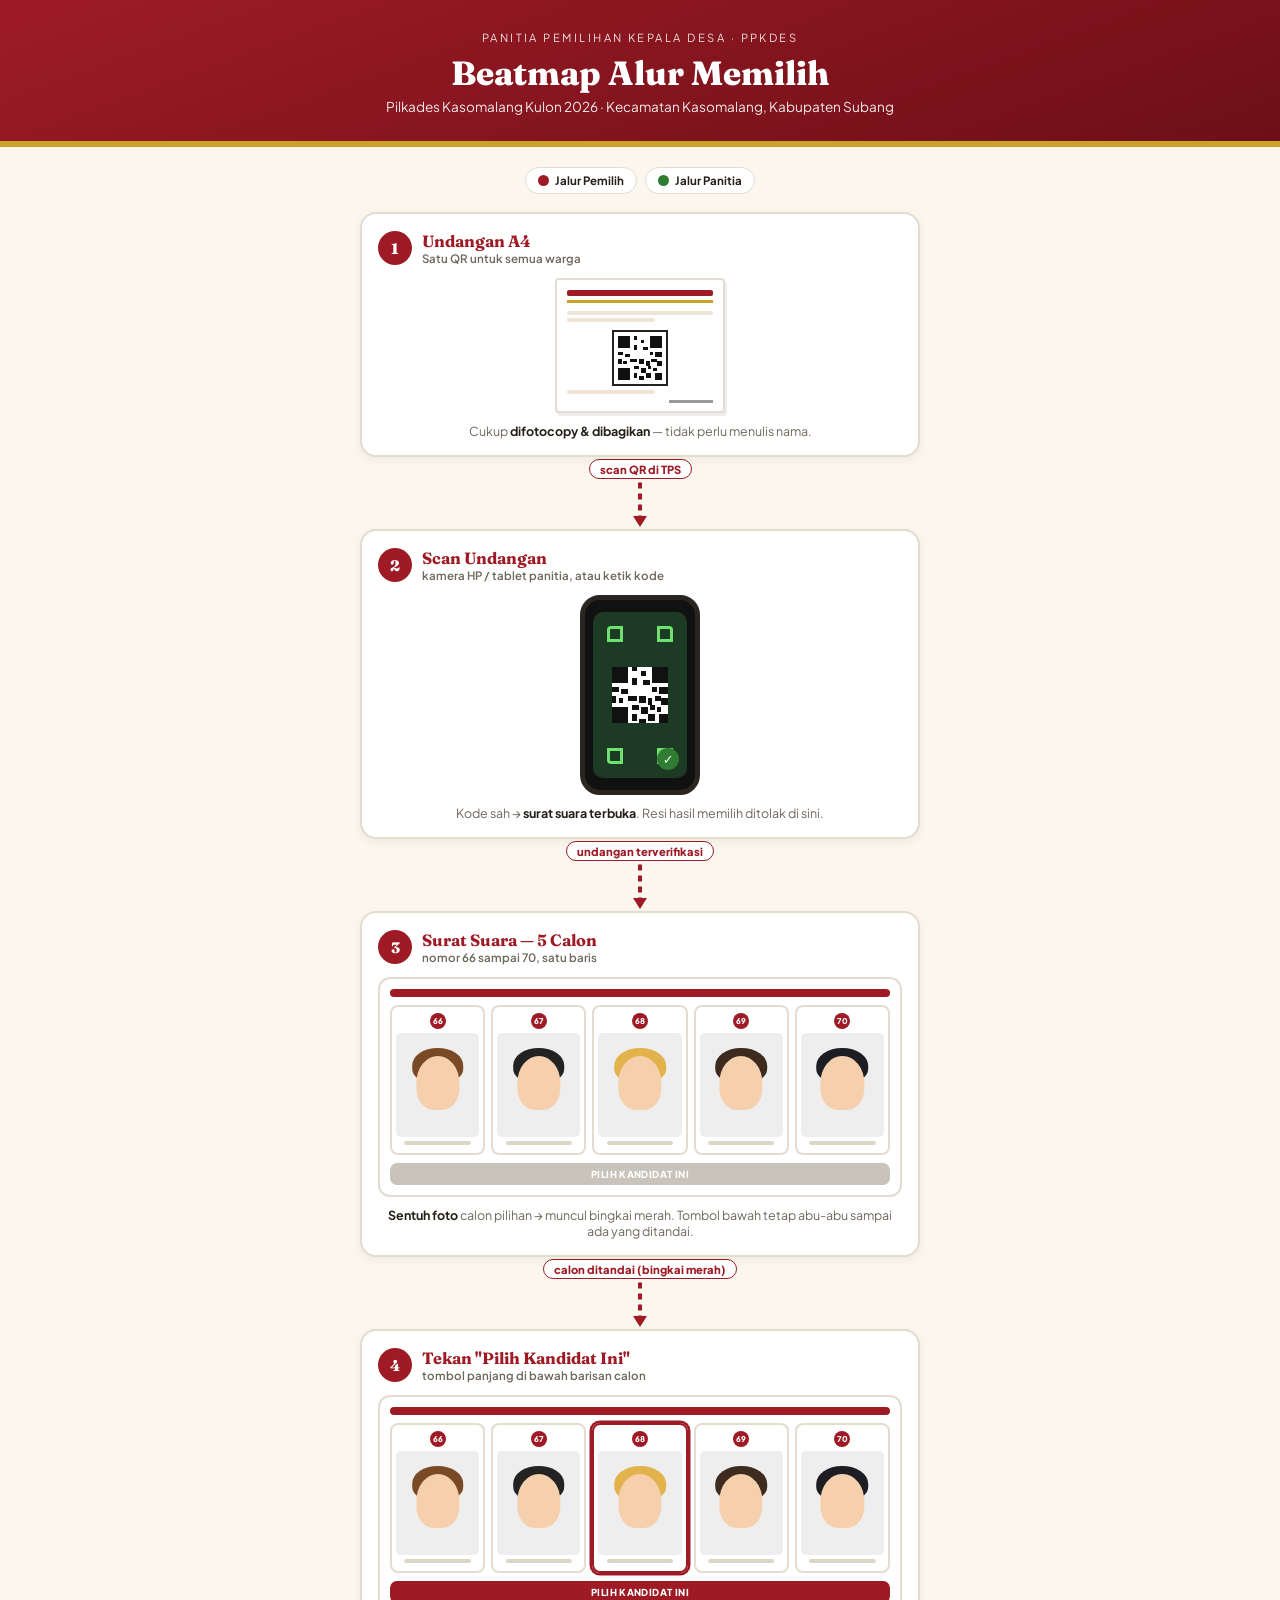
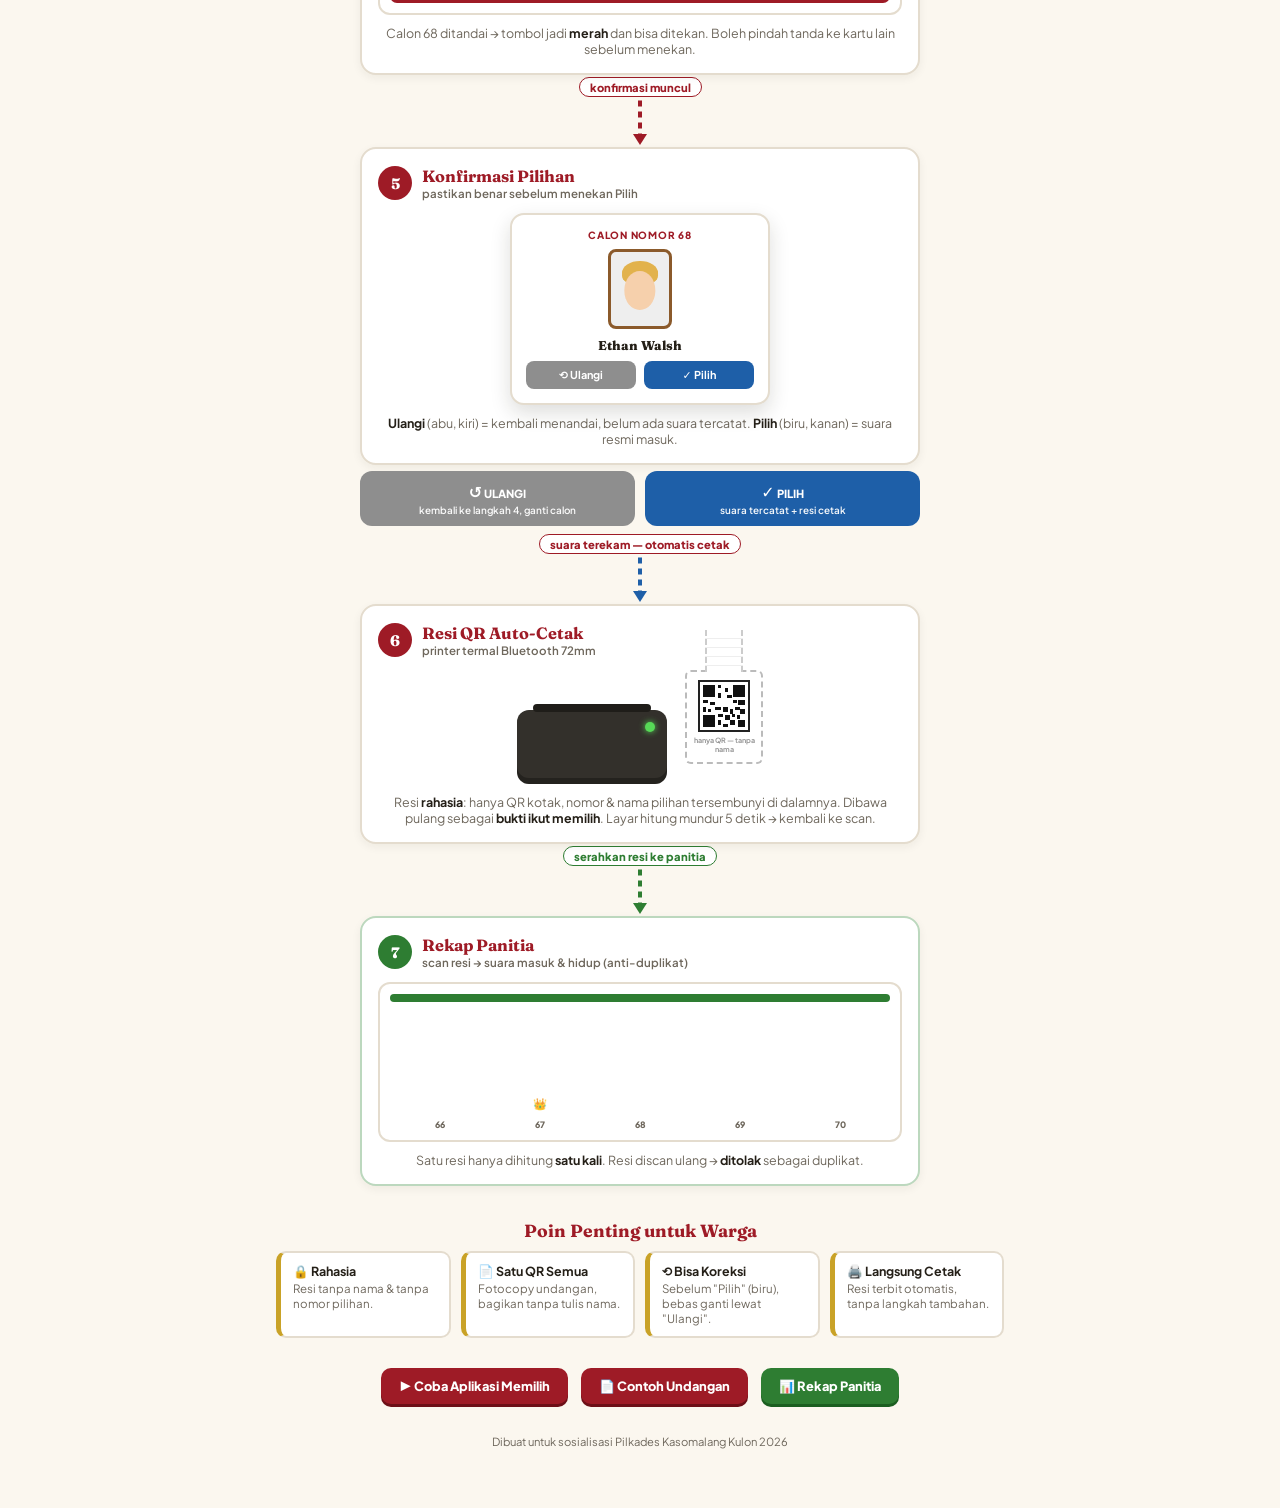
<file: beat.html>
<!DOCTYPE html>
<html lang="id">
<head>
<meta charset="UTF-8">
<meta name="viewport" content="width=device-width, initial-scale=1.0">
<title>Beatmap Alur Memilih — Pilkades Kasomalang Kulon 2026</title>
<link href="https://fonts.googleapis.com/css2?family=Fraunces:opsz,wght@9..144,600;9..144,800&family=Plus+Jakarta+Sans:wght@400;600;700;800&display=swap" rel="stylesheet">
<style>
  :root{
    --merah:#9E1B26; --paper:#FBF7EF; --ink:#241F17; --ink-soft:#6E675C;
    --line:#E4DCCE; --gold:#C9A227; --biru:#1E5FA8; --abu:#8E8E8E; --hijau:#2E7D32;
  }
  *{box-sizing:border-box;margin:0;padding:0;}
  body{font-family:"Plus Jakarta Sans",system-ui,sans-serif;background:var(--paper);color:var(--ink);padding-bottom:60px;}
  .wrap{max-width:760px;margin:0 auto;padding:0 16px;}

  header{background:linear-gradient(160deg,var(--merah) 0%,#6d0f17 100%);color:#fff;padding:30px 16px 26px;text-align:center;border-bottom:6px solid var(--gold);}
  header .kop{font-size:0.7rem;letter-spacing:0.22em;text-transform:uppercase;opacity:0.85;}
  header h1{font-family:"Fraunces",serif;font-weight:800;font-size:clamp(1.4rem,4vw,2.1rem);margin:8px 0 4px;}
  header .sub{font-size:0.85rem;opacity:0.9;}

  .legenda{display:flex;flex-wrap:wrap;gap:8px;justify-content:center;margin:20px 0 4px;font-size:0.72rem;font-weight:700;}
  .legenda span{display:inline-flex;align-items:center;gap:6px;padding:5px 12px;border-radius:999px;background:#fff;border:1.5px solid var(--line);}
  .dot{width:11px;height:11px;border-radius:50%;}
  .dot.w{background:var(--merah);} .dot.k{background:var(--hijau);}

  /* ================= DIAGRAM ================= */
  .flow{display:flex;flex-direction:column;align-items:center;margin-top:18px;}

  .node{width:100%;max-width:560px;background:#fff;border:2px solid var(--line);border-radius:16px;padding:16px;position:relative;box-shadow:0 3px 10px rgba(36,31,23,0.06);}
  .node.panitia{border-color:#bcd8be;}
  .node .judul{display:flex;align-items:center;gap:10px;margin-bottom:12px;}
  .node .stepno{width:34px;height:34px;border-radius:50%;background:var(--merah);color:#fff;font-family:"Fraunces",serif;font-weight:800;display:flex;align-items:center;justify-content:center;font-size:0.95rem;flex:none;}
  .node.panitia .stepno{background:var(--hijau);}
  .node .judul b{font-family:"Fraunces",serif;font-size:1.02rem;color:var(--merah);}
  .node .judul small{display:block;font-weight:600;color:var(--ink-soft);font-size:0.72rem;}
  .caption{font-size:0.78rem;color:var(--ink-soft);text-align:center;margin-top:10px;}
  .caption b{color:var(--ink);}

  /* panah penghubung */
  .arrow{display:flex;flex-direction:column;align-items:center;margin:2px 0;}
  .arrow svg{display:block;}
  .arrow .lbl{font-size:0.7rem;font-weight:800;color:var(--merah);background:#fff;border:1.5px solid var(--merah);border-radius:999px;padding:2px 10px;margin-bottom:2px;}
  .arrow.hijau .lbl{color:var(--hijau);border-color:var(--hijau);}

  /* ---------- mockup: undangan A4 ---------- */
  .a4{width:170px;margin:0 auto;background:#fff;border:2px solid var(--line);border-radius:4px;padding:10px 10px 8px;box-shadow:2px 3px 0 rgba(36,31,23,0.08);}
  .a4 .kopbar{height:6px;background:var(--merah);border-radius:2px;margin-bottom:4px;}
  .a4 .kopbar2{height:3px;background:var(--gold);margin-bottom:8px;}
  .a4 .baris{height:4px;background:#eee5d6;border-radius:2px;margin:3px 0;}
  .a4 .barisPendek{width:60%;}
  .a4 .qr{width:56px;height:56px;margin:8px auto 4px;border:2px solid #222;padding:4px;background:#fff;}
  .a4 .ttd{display:flex;justify-content:flex-end;margin-top:6px;}
  .a4 .ttd span{width:44px;height:3px;background:#999;}

  /* ---------- mockup: HP scan ---------- */
  .hp{width:120px;height:200px;margin:0 auto;border:5px solid #2a251e;border-radius:20px;background:#111;position:relative;padding:12px 8px;}
  .hp .cam{width:100%;height:100%;background:#1d3a24;border-radius:10px;display:flex;align-items:center;justify-content:center;position:relative;}
  .hp .frame{position:absolute;inset:14px;border:0px solid transparent;}
  .hp .corner{position:absolute;width:16px;height:16px;border:3px solid #6ee26e;}
  .c-tl{top:0;left:0;border-right:0;border-bottom:0;border-radius:4px 0 0 0;}
  .c-tr{top:0;right:0;border-left:0;border-bottom:0;border-radius:0 4px 0 0;}
  .c-bl{bottom:0;left:0;border-right:0;border-top:0;border-radius:0 0 0 4px;}
  .c-br{bottom:0;right:0;border-left:0;border-top:0;border-radius:0 0 4px 0;}
  .hp .ok{position:absolute;bottom:8px;right:8px;width:22px;height:22px;border-radius:50%;background:var(--hijau);color:#fff;font-size:0.8rem;display:flex;align-items:center;justify-content:center;font-weight:800;}

  /* ---------- mockup: surat suara ---------- */
  .scr{background:#fff;border:2px solid var(--line);border-radius:12px;padding:10px;}
  .scr .topbar{height:8px;border-radius:4px;background:var(--merah);margin-bottom:8px;}
  .barisCalon{display:grid;grid-template-columns:repeat(5,1fr);gap:6px;}
  .mini{border:2px solid var(--line);border-radius:8px;padding:6px 4px;text-align:center;position:relative;}
  .mini .no{width:16px;height:16px;border-radius:50%;background:var(--merah);color:#fff;font-size:0.5rem;font-weight:800;display:flex;align-items:center;justify-content:center;margin:0 auto 4px;}
  .mini .foto{width:100%;aspect-ratio:4/5;border-radius:5px;background:#eee;margin-bottom:4px;position:relative;overflow:hidden;}
  .mini .foto i{position:absolute;left:50%;transform:translateX(-50%);border-radius:50% 50% 40% 40%;}
  .mini .foto .kep{top:22%;width:52%;height:52%;background:#f6d0ac;}
  .mini .foto .rbt{top:14%;width:62%;height:34%;}
  .mini .nama{height:4px;background:#ddd5c6;border-radius:2px;margin:2px auto;width:80%;}
  .mini.tandai{border-color:var(--merah);box-shadow:0 0 0 2.5px var(--merah);}
  .btnbar{margin-top:8px;height:22px;border-radius:7px;background:#C9C4BB;display:flex;align-items:center;justify-content:center;color:#fff;font-size:0.6rem;font-weight:800;letter-spacing:0.04em;}
  .btnbar.armed{background:var(--merah);}

  /* ---------- mockup: modal ---------- */
  .modalMock{max-width:260px;margin:0 auto;background:#fff;border:2px solid var(--line);border-radius:14px;padding:14px;text-align:center;position:relative;box-shadow:0 8px 20px rgba(36,31,23,0.15);}
  .modalMock .mNo{font-size:0.62rem;font-weight:800;color:var(--merah);letter-spacing:0.08em;}
  .modalMock .mFoto{width:64px;height:80px;border-radius:8px;margin:8px auto;border:3px solid #8B5A2B;background:#eee;position:relative;overflow:hidden;}
  .modalMock .mNama{font-family:"Fraunces",serif;font-weight:800;font-size:0.8rem;margin-bottom:8px;}
  .modalMock .mAksi{display:flex;gap:8px;justify-content:center;}
  .modalMock .mAksi b{flex:1;padding:7px 0;border-radius:8px;color:#fff;font-size:0.68rem;}
  .bAbu{background:var(--abu);} .bBiru{background:var(--biru);}

  /* ---------- mockup: printer + resi ---------- */
  .printRow{display:flex;gap:18px;align-items:flex-start;justify-content:center;}
  .printer{width:150px;height:74px;background:#33302b;border-radius:12px;position:relative;margin-top:40px;box-shadow:inset 0 -6px 0 rgba(0,0,0,0.3);}
  .printer::before{content:"";position:absolute;top:-6px;left:16px;right:16px;height:8px;border-radius:4px;background:#1f1d19;}
  .printer .led{position:absolute;right:12px;top:12px;width:10px;height:10px;border-radius:50%;background:#57d957;box-shadow:0 0 6px #57d957;}
  .resi{width:78px;background:#fff;border:2px dashed #bbb;border-radius:6px;padding:8px 6px;position:relative;}
  .resi::before{content:"";position:absolute;top:-42px;left:50%;width:34px;height:42px;transform:translateX(-50%);background:repeating-linear-gradient(to bottom,#fff 0 8px,#eee 8px 9px);border-left:2px dashed #ccc;border-right:2px dashed #ccc;}
  .resi .qr{width:52px;height:52px;margin:0 auto;border:2px solid #222;padding:3px;background:#fff;}
  .resi p{font-size:0.45rem;text-align:center;color:#999;margin-top:4px;font-weight:700;}

  /* QR pattern SVG kecil dipakai ulang */
  .qr svg{display:block;width:100%;height:100%;}

  /* ---------- mockup: rekap ---------- */
  .rekap .bars{display:flex;gap:8px;align-items:flex-end;height:120px;padding:8px 4px 0;}
  .rekap .col{flex:1;display:flex;flex-direction:column;align-items:center;gap:4px;}
  .rekap .bar{width:100%;border-radius:5px 5px 0 0;background:var(--abu);}
  .rekap .col:nth-child(2) .bar{background:var(--biru);}
  .rekap .col:nth-child(4) .bar{background:var(--merah);}
  .rekap .noL{font-size:0.55rem;font-weight:800;color:var(--ink-soft);}
  .rekap .crown{font-size:0.7rem;}

  /* ---------- cabang ulangi / pilih ---------- */
  .cabangRow{display:grid;grid-template-columns:1fr 1fr;gap:10px;width:100%;max-width:560px;margin:6px 0;}
  .cabang{border-radius:12px;padding:10px;text-align:center;font-size:0.7rem;font-weight:800;color:#fff;position:relative;}
  .cabang small{display:block;font-weight:600;font-size:0.62rem;margin-top:2px;opacity:0.95;}
  .cabang.u{background:var(--abu);}
  .cabang.p{background:var(--biru);}
  .cabang .ic{font-size:1rem;}

  .info{margin-top:34px;}
  .info h3{font-family:"Fraunces",serif;font-size:1.1rem;color:var(--merah);margin-bottom:10px;text-align:center;}
  .gridInfo{display:grid;grid-template-columns:repeat(auto-fit,minmax(160px,1fr));gap:10px;}
  .bInfo{background:#fff;border:2px solid var(--line);border-left:5px solid var(--gold);border-radius:10px;padding:10px 12px;font-size:0.72rem;color:var(--ink-soft);}
  .bInfo b{display:block;color:var(--ink);font-size:0.78rem;margin-bottom:2px;}

  .tautan{margin-top:26px;text-align:center;}
  .tautan a{display:inline-block;text-decoration:none;font-weight:800;font-size:0.8rem;padding:10px 18px;border-radius:10px;margin:4px 5px;color:#fff;background:var(--merah);box-shadow:0 3px 0 #6d0f17;}
  .tautan a.g{background:var(--hijau);box-shadow:0 3px 0 #1b5e20;}
  footer{text-align:center;margin-top:26px;font-size:0.7rem;color:var(--ink-soft);}
</style>
</head>
<body>

<header>
  <div class="wrap">
    <div class="kop">Panitia Pemilihan Kepala Desa · PPKDES</div>
    <h1>Beatmap Alur Memilih</h1>
    <div class="sub">Pilkades Kasomalang Kulon 2026 · Kecamatan Kasomalang, Kabupaten Subang</div>
  </div>
</header>

<div class="wrap">
  <div class="legenda">
    <span><i class="dot w"></i> Jalur Pemilih</span>
    <span><i class="dot k"></i> Jalur Panitia</span>
  </div>

  <div class="flow">

    <!-- ===== 1. UNDANGAN ===== -->
    <div class="node">
      <div class="judul"><div class="stepno">1</div><div><b>Undangan A4</b><small>Satu QR untuk semua warga</small></div></div>
      <div class="a4">
        <div class="kopbar"></div><div class="kopbar2"></div>
        <div class="baris"></div><div class="baris barisPendek"></div>
        <div class="qr">
          <svg viewBox="0 0 25 25" shape-rendering="crispEdges"><rect width="25" height="25" fill="#fff"/><path fill="#111" d="M0 0h7v7H0zM2 2h3v3H2zM18 0h7v7h-7zM20 2h3v3h-3zM0 18h7v7H0zM2 20h3v3H2zM9 0h2v2H9zM13 2h2v2h-2zM9 5h2v3H9zM14 6h3v2h-3zM18 9h2v2h-2zM21 9h4v3h-4zM0 9h3v2H0zM4 10h3v2H4zM0 13h2v3H0zM3 14h2v2H3zM7 13h4v2H7zM12 13h3v3h-3zM16 14h2v3h-2zM19 13h3v2h-3zM22 14h3v3h-3zM9 17h3v2H9zM13 18h3v3h-3zM17 17h2v2h-2zM20 18h2v2h-2zM9 21h2v3H9zM12 23h3v2h-3zM16 21h3v3h-3zM21 21h4v4h-4z"/></svg>
        </div>
        <div class="baris barisPendek"></div>
        <div class="ttd"><span></span></div>
      </div>
      <p class="caption">Cukup <b>difotocopy &amp; dibagikan</b> — tidak perlu menulis nama.</p>
    </div>

    <div class="arrow"><div class="lbl">scan QR di TPS</div>
      <svg width="24" height="46" viewBox="0 0 24 46"><path d="M12 0v36" stroke="#9E1B26" stroke-width="4" stroke-dasharray="6 5"><animate attributeName="stroke-dashoffset" from="22" to="0" dur="1s" repeatCount="indefinite"/></path><path d="M12 46l-7-11h14z" fill="#9E1B26"/></svg>
    </div>

    <!-- ===== 2. SCAN ===== -->
    <div class="node">
      <div class="judul"><div class="stepno">2</div><div><b>Scan Undangan</b><small>kamera HP / tablet panitia, atau ketik kode</small></div></div>
      <div class="hp">
        <div class="cam">
          <div class="frame">
            <i class="corner c-tl"></i><i class="corner c-tr"></i><i class="corner c-bl"></i><i class="corner c-br"></i>
          </div>
          <div class="qr" style="width:56px;height:56px;">
            <svg viewBox="0 0 25 25" shape-rendering="crispEdges"><rect width="25" height="25" fill="#fff"/><path fill="#111" d="M0 0h7v7H0zM2 2h3v3H2zM18 0h7v7h-7zM20 2h3v3h-3zM0 18h7v7H0zM2 20h3v3H2zM9 0h2v2H9zM13 2h2v2h-2zM9 5h2v3H9zM14 6h3v2h-3zM18 9h2v2h-2zM21 9h4v3h-4zM0 9h3v2H0zM4 10h3v2H4zM0 13h2v3H0zM3 14h2v2H3zM7 13h4v2H7zM12 13h3v3h-3zM16 14h2v3h-2zM19 13h3v2h-3zM22 14h3v3h-3zM9 17h3v2H9zM13 18h3v3h-3zM17 17h2v2h-2zM20 18h2v2h-2zM9 21h2v3H9zM12 23h3v2h-3zM16 21h3v3h-3zM21 21h4v4h-4z"/></svg>
          </div>
          <div class="ok">✓</div>
        </div>
      </div>
      <p class="caption">Kode sah → <b>surat suara terbuka</b>. Resi hasil memilih ditolak di sini.</p>
    </div>

    <div class="arrow"><div class="lbl">undangan terverifikasi</div>
      <svg width="24" height="46" viewBox="0 0 24 46"><path d="M12 0v36" stroke="#9E1B26" stroke-width="4" stroke-dasharray="6 5"><animate attributeName="stroke-dashoffset" from="22" to="0" dur="1s" repeatCount="indefinite"/></path><path d="M12 46l-7-11h14z" fill="#9E1B26"/></svg>
    </div>

    <!-- ===== 3. SURAT SUARA ===== -->
    <div class="node">
      <div class="judul"><div class="stepno">3</div><div><b>Surat Suara — 5 Calon</b><small>nomor 66 sampai 70, satu baris</small></div></div>
      <div class="scr">
        <div class="topbar"></div>
        <div class="barisCalon">
          <div class="mini"><div class="no">66</div><div class="foto"><i class="rbt" style="background:#7a4a26;"></i><i class="kep"></i></div><div class="nama"></div></div>
          <div class="mini"><div class="no">67</div><div class="foto"><i class="rbt" style="background:#232323;"></i><i class="kep"></i></div><div class="nama"></div></div>
          <div class="mini"><div class="no">68</div><div class="foto"><i class="rbt" style="background:#e2b24c;"></i><i class="kep"></i></div><div class="nama"></div></div>
          <div class="mini"><div class="no">69</div><div class="foto"><i class="rbt" style="background:#3d2b20;"></i><i class="kep"></i></div><div class="nama"></div></div>
          <div class="mini"><div class="no">70</div><div class="foto"><i class="rbt" style="background:#1d1d24;"></i><i class="kep"></i></div><div class="nama"></div></div>
        </div>
        <div class="btnbar">PILIH KANDIDAT INI</div>
      </div>
      <p class="caption"><b>Sentuh foto</b> calon pilihan → muncul bingkai merah. Tombol bawah tetap abu-abu sampai ada yang ditandai.</p>
    </div>

    <div class="arrow"><div class="lbl">calon ditandai (bingkai merah)</div>
      <svg width="24" height="46" viewBox="0 0 24 46"><path d="M12 0v36" stroke="#9E1B26" stroke-width="4" stroke-dasharray="6 5"><animate attributeName="stroke-dashoffset" from="22" to="0" dur="1s" repeatCount="indefinite"/></path><path d="M12 46l-7-11h14z" fill="#9E1B26"/></svg>
    </div>

    <!-- ===== 4. TEKAN TOMBOL ===== -->
    <div class="node">
      <div class="judul"><div class="stepno">4</div><div><b>Tekan "Pilih Kandidat Ini"</b><small>tombol panjang di bawah barisan calon</small></div></div>
      <div class="scr">
        <div class="topbar"></div>
        <div class="barisCalon">
          <div class="mini"><div class="no">66</div><div class="foto"><i class="rbt" style="background:#7a4a26;"></i><i class="kep"></i></div><div class="nama"></div></div>
          <div class="mini"><div class="no">67</div><div class="foto"><i class="rbt" style="background:#232323;"></i><i class="kep"></i></div><div class="nama"></div></div>
          <div class="mini tandai"><div class="no">68</div><div class="foto"><i class="rbt" style="background:#e2b24c;"></i><i class="kep"></i></div><div class="nama"></div></div>
          <div class="mini"><div class="no">69</div><div class="foto"><i class="rbt" style="background:#3d2b20;"></i><i class="kep"></i></div><div class="nama"></div></div>
          <div class="mini"><div class="no">70</div><div class="foto"><i class="rbt" style="background:#1d1d24;"></i><i class="kep"></i></div><div class="nama"></div></div>
        </div>
        <div class="btnbar armed">PILIH KANDIDAT INI</div>
      </div>
      <p class="caption">Calon 68 ditandai → tombol jadi <b>merah</b> dan bisa ditekan. Boleh pindah tanda ke kartu lain sebelum menekan.</p>
    </div>

    <div class="arrow"><div class="lbl">konfirmasi muncul</div>
      <svg width="24" height="46" viewBox="0 0 24 46"><path d="M12 0v36" stroke="#9E1B26" stroke-width="4" stroke-dasharray="6 5"><animate attributeName="stroke-dashoffset" from="22" to="0" dur="1s" repeatCount="indefinite"/></path><path d="M12 46l-7-11h14z" fill="#9E1B26"/></svg>
    </div>

    <!-- ===== 5. MODAL ===== -->
    <div class="node">
      <div class="judul"><div class="stepno">5</div><div><b>Konfirmasi Pilihan</b><small>pastikan benar sebelum menekan Pilih</small></div></div>
      <div class="modalMock">
        <div class="mNo">CALON NOMOR 68</div>
        <div class="mFoto"><i class="rbt" style="position:absolute;left:50%;top:12%;transform:translateX(-50%);width:62%;height:32%;border-radius:50% 50% 40% 40%;background:#e2b24c;"></i><i style="position:absolute;left:50%;top:26%;transform:translateX(-50%);width:54%;height:52%;border-radius:50%;background:#f6d0ac;"></i></div>
        <div class="mNama">Ethan Walsh</div>
        <div class="mAksi"><b class="bAbu">⟲ Ulangi</b><b class="bBiru">✓ Pilih</b></div>
      </div>
      <p class="caption"><b>Ulangi</b> (abu, kiri) = kembali menandai, belum ada suara tercatat. <b>Pilih</b> (biru, kanan) = suara resmi masuk.</p>
    </div>

    <div class="cabangRow">
      <div class="cabang u"><span class="ic">↺</span> ULANGI<small>kembali ke langkah 4, ganti calon</small></div>
      <div class="cabang p"><span class="ic">✓</span> PILIH<small>suara tercatat + resi cetak</small></div>
    </div>

    <div class="arrow"><div class="lbl">suara terekam — otomatis cetak</div>
      <svg width="24" height="46" viewBox="0 0 24 46"><path d="M12 0v36" stroke="#1E5FA8" stroke-width="4" stroke-dasharray="6 5"><animate attributeName="stroke-dashoffset" from="22" to="0" dur="1s" repeatCount="indefinite"/></path><path d="M12 46l-7-11h14z" fill="#1E5FA8"/></svg>
    </div>

    <!-- ===== 6. RESI ===== -->
    <div class="node">
      <div class="judul"><div class="stepno">6</div><div><b>Resi QR Auto-Cetak</b><small>printer termal Bluetooth 72mm</small></div></div>
      <div class="printRow">
        <div class="printer"><div class="led"></div></div>
        <div class="resi">
          <div class="qr"><svg viewBox="0 0 25 25" shape-rendering="crispEdges"><rect width="25" height="25" fill="#fff"/><path fill="#111" d="M0 0h7v7H0zM2 2h3v3H2zM18 0h7v7h-7zM20 2h3v3h-3zM0 18h7v7H0zM2 20h3v3H2zM9 0h2v2H9zM13 2h2v2h-2zM9 5h2v3H9zM14 6h3v2h-3zM18 9h2v2h-2zM21 9h4v3h-4zM0 9h3v2H0zM4 10h3v2H4zM0 13h2v3H0zM3 14h2v2H3zM7 13h4v2H7zM12 13h3v3h-3zM16 14h2v3h-2zM19 13h3v2h-3zM22 14h3v3h-3zM9 17h3v2H9zM13 18h3v3h-3zM17 17h2v2h-2zM20 18h2v2h-2zM9 21h2v3H9zM12 23h3v2h-3zM16 21h3v3h-3zM21 21h4v4h-4z"/></svg></div>
          <p>hanya QR — tanpa nama</p>
        </div>
      </div>
      <p class="caption">Resi <b>rahasia</b>: hanya QR kotak, nomor &amp; nama pilihan tersembunyi di dalamnya. Dibawa pulang sebagai <b>bukti ikut memilih</b>. Layar hitung mundur 5 detik → kembali ke scan.</p>
    </div>

    <div class="arrow hijau"><div class="lbl">serahkan resi ke panitia</div>
      <svg width="24" height="46" viewBox="0 0 24 46"><path d="M12 0v36" stroke="#2E7D32" stroke-width="4" stroke-dasharray="6 5"><animate attributeName="stroke-dashoffset" from="22" to="0" dur="1s" repeatCount="indefinite"/></path><path d="M12 46l-7-11h14z" fill="#2E7D32"/></svg>
    </div>

    <!-- ===== 7. REKAP ===== -->
    <div class="node panitia">
      <div class="judul"><div class="stepno">7</div><div><b>Rekap Panitia</b><small>scan resi → suara masuk &amp; hidup (anti-duplikat)</small></div></div>
      <div class="scr rekap">
        <div class="topbar" style="background:var(--hijau);"></div>
        <div class="bars">
          <div class="col"><div class="bar" style="height:45%;"></div><div class="noL">66</div></div>
          <div class="col"><span class="crown">👑</span><div class="bar" style="height:85%;"></div><div class="noL">67</div></div>
          <div class="col"><div class="bar" style="height:25%;"></div><div class="noL">68</div></div>
          <div class="col"><div class="bar" style="height:60%;"></div><div class="noL">69</div></div>
          <div class="col"><div class="bar" style="height:35%;"></div><div class="noL">70</div></div>
        </div>
      </div>
      <p class="caption">Satu resi hanya dihitung <b>satu kali</b>. Resi discan ulang → <b>ditolak</b> sebagai duplikat.</p>
    </div>

  </div><!-- /.flow -->

  <div class="info">
    <h3>Poin Penting untuk Warga</h3>
    <div class="gridInfo">
      <div class="bInfo"><b>🔒 Rahasia</b>Resi tanpa nama &amp; tanpa nomor pilihan.</div>
      <div class="bInfo"><b>📄 Satu QR Semua</b>Fotocopy undangan, bagikan tanpa tulis nama.</div>
      <div class="bInfo"><b>⟲ Bisa Koreksi</b>Sebelum "Pilih" (biru), bebas ganti lewat "Ulangi".</div>
      <div class="bInfo"><b>🖨️ Langsung Cetak</b>Resi terbit otomatis, tanpa langkah tambahan.</div>
    </div>
  </div>

  <div class="tautan">
    <a href="index.html">▶ Coba Aplikasi Memilih</a>
    <a href="undangan.html">📄 Contoh Undangan</a>
    <a class="g" href="hasil-pilkades.html">📊 Rekap Panitia</a>
  </div>

  <footer>Dibuat untuk sosialisasi Pilkades Kasomalang Kulon 2026</footer>
</div>

</body>
</html>
</file>
